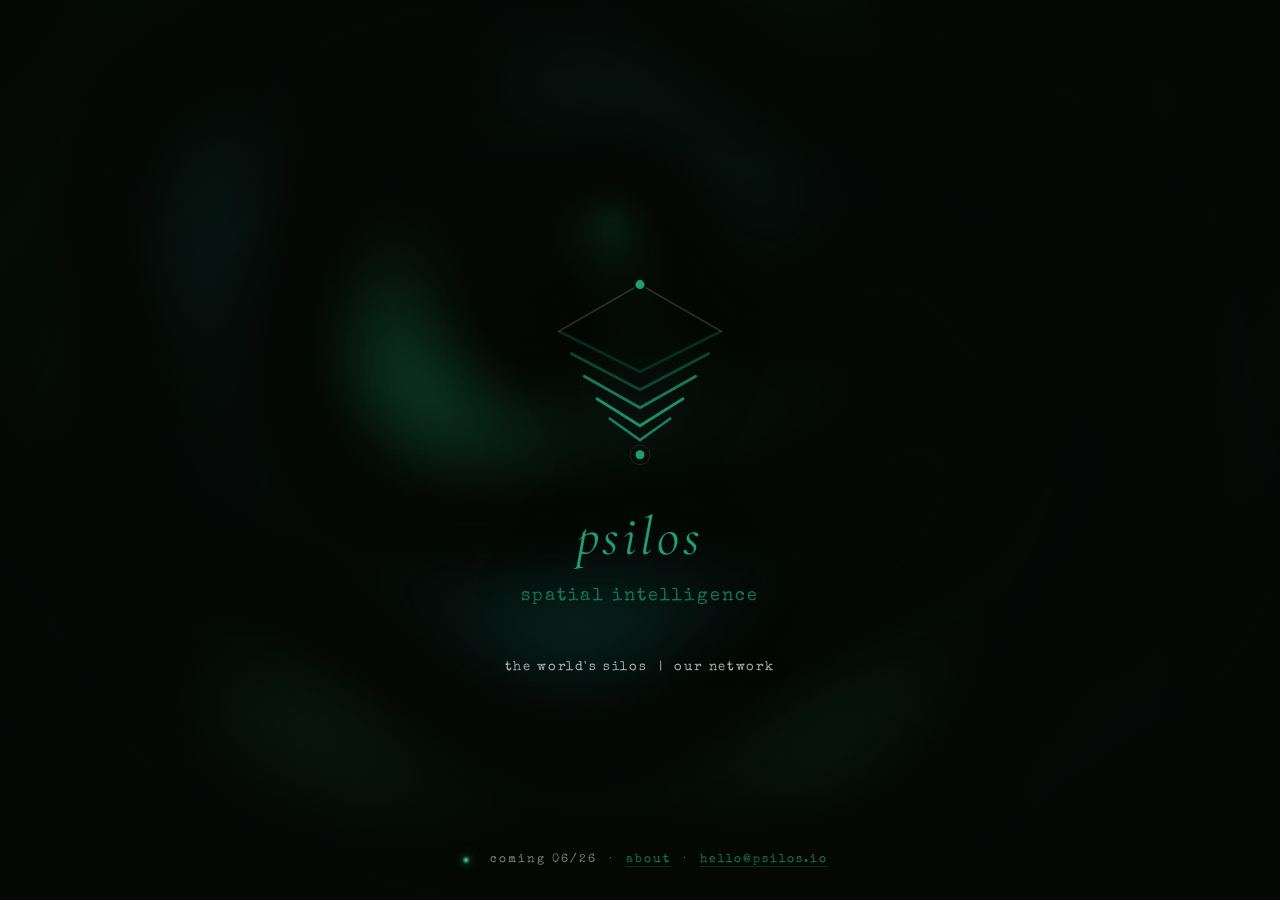
<file: index.html>
<!DOCTYPE html>
<html lang="en">
<head>
<meta charset="UTF-8">
<meta name="viewport" content="width=device-width, initial-scale=1.0">
<title>Psilos</title>
<meta name="description" content="the world's silos | our network">
<meta property="og:title" content="Psilos">
<meta property="og:description" content="the world's silos | our network">
<meta property="og:type" content="website">
<meta property="og:url" content="https://psilos.io">
<meta name="twitter:card" content="summary">
<meta name="twitter:title" content="Psilos">
<meta name="twitter:description" content="the world's silos | our network">
<link rel="preconnect" href="https://fonts.googleapis.com">
<link rel="preconnect" href="https://fonts.gstatic.com" crossorigin>
<link href="https://fonts.googleapis.com/css2?family=Cormorant+Garamond:ital,wght@0,400;0,500;1,400;1,500&family=Special+Elite&display=swap" rel="stylesheet">
<style>
  :root {
    --bg: #050805;
    --fg: #E8EFE9;
    --muted: #6B7A6F;
    --accent: #1D9E75;
    --accent-deep: #1D9E75;
  }
  * { margin: 0; padding: 0; box-sizing: border-box; }
  html, body {
    width: 100%;
    height: 100%;
    background: var(--bg);
    color: var(--fg);
    font-family: 'Special Elite', 'Courier New', monospace;
    overflow: hidden;
  }
  #cv {
    position: fixed;
    top: 0;
    left: 0;
    width: 100%;
    height: 100%;
    z-index: 1;
    display: block;
  }
  .vignette {
    position: fixed;
    inset: 0;
    z-index: 2;
    pointer-events: none;
    background: radial-gradient(ellipse at center, transparent 0%, transparent 40%, rgba(5,8,5,0.55) 90%);
  }
  .content {
    position: relative;
    z-index: 3;
    display: flex;
    flex-direction: column;
    align-items: center;
    justify-content: center;
    width: 100%;
    height: 100vh;
    height: 100dvh;
    padding: 2rem;
    text-align: center;
    pointer-events: none;
  }
  .logo {
    width: clamp(280px, 38vw, 480px);
    margin-bottom: 1.5rem;
    filter: drop-shadow(0 0 32px rgba(8, 13, 10, 0.85));
  }
  .tagline {
    font-family: 'Special Elite', 'Courier New', monospace;
    font-size: clamp(0.78rem, 1.05vw, 0.95rem);
    letter-spacing: 0.12em;
    color: rgba(205, 215, 210, 0.82);
    text-shadow: 0 0 20px rgba(5,8,5,0.9);
    margin-top: 0.4rem;
  }
  .footer {
    position: fixed;
    bottom: 1.6rem;
    left: 0;
    right: 0;
    text-align: center;
    font-family: 'Special Elite', 'Courier New', monospace;
    font-size: 0.78rem;
    letter-spacing: 0.16em;
    color: rgba(205, 215, 210, 0.6);
    z-index: 4;
  }
  .footer a {
    color: rgba(29,158,117,0.78);
    text-decoration: none;
    border-bottom: 1px solid rgba(29,158,117,0.25);
    transition: border-color 0.2s, color 0.2s;
    pointer-events: auto;
  }
  .footer a:hover {
    color: var(--accent);
    border-color: var(--accent);
  }
  .pulse {
    position: relative;
    display: inline-block;
    width: 28px;
    height: 28px;
    margin-right: 0.6rem;
    vertical-align: middle;
    isolation: isolate;
  }
  .pulse .dot,
  .pulse .ring {
    position: absolute;
    top: 50%;
    left: 50%;
    border-radius: 50%;
    pointer-events: none;
    will-change: transform, opacity;
    mix-blend-mode: screen;
  }
  .pulse .dot {
    width: 7px;
    height: 7px;
    background: radial-gradient(circle, rgba(220,255,235,0.95) 0%, rgba(29,158,117,0.85) 35%, rgba(29,158,117,0.4) 70%, rgba(29,158,117,0) 100%);
    filter: blur(0.6px);
    box-shadow:
      0 0 8px rgba(29,158,117,0.55),
      0 0 18px rgba(29,158,117,0.3),
      0 0 32px rgba(29,158,117,0.18);
    transform: translate(-50%, -50%);
    animation: dotBreathe 5s ease-in-out infinite;
  }
  .pulse .ring {
    width: 9px;
    height: 9px;
    background: radial-gradient(circle, rgba(29,158,117,0) 28%, rgba(29,158,117,0.42) 58%, rgba(29,158,117,0.12) 82%, rgba(29,158,117,0) 100%);
    filter: blur(2.2px);
    transform: translate(-50%, -50%) scale(0.4);
    opacity: 0;
    animation: ringExpand 8s cubic-bezier(0.22, 1, 0.36, 1) infinite;
  }
  .pulse .ring.r2 { animation-delay: 3s; }
  .pulse .ring.r3 { animation-delay: 5s; }
  @keyframes dotBreathe {
    0%, 100% {
      transform: translate(-50%, -50%) scale(1);
      opacity: 0.78;
    }
    50% {
      transform: translate(-50%, -50%) scale(1.18);
      opacity: 1;
    }
  }
  @keyframes ringExpand {
    0% {
      transform: translate(-50%, -50%) scale(0.4);
      opacity: 0;
    }
    18% {
      opacity: 0.65;
    }
    100% {
      transform: translate(-50%, -50%) scale(4.2);
      opacity: 0;
    }
  }
  @media (prefers-reduced-motion: reduce) {
    .pulse .dot { animation-duration: 13s; }
    .pulse .ring { animation-duration: 21s; }
    .pulse .ring.r2 { animation-delay: 8s; }
    .pulse .ring.r3 { animation-delay: 13s; }
  }
</style>
</head>
<body>
<canvas id="cv"></canvas>
<div class="vignette"></div>
<div class="content">
  <svg class="logo" viewBox="0 0 680 572" xmlns="http://www.w3.org/2000/svg">
    <g transform="translate(340,232)">
      <line x1="-115" y1="-83" x2="0" y2="-149" stroke="#ffffff" stroke-width="2.5" stroke-linecap="round" opacity="0.15"/>
      <line x1="115" y1="-83" x2="0" y2="-149" stroke="#ffffff" stroke-width="2.5" stroke-linecap="round" opacity="0.15"/>
      <path d="M-115,-83 L0,-25.5 L115,-83" fill="none" stroke="#085041" stroke-width="4.1" stroke-linecap="round" stroke-linejoin="round" opacity="0.5"/>
      <path d="M-97,-51 L0,0 L97,-51" fill="none" stroke="#0F6E56" stroke-width="4.1" stroke-linecap="round" stroke-linejoin="round" opacity="0.6"/>
      <path d="M-79,-19 L0,25.5 L79,-19" fill="none" stroke="#1D9E75" stroke-width="4.1" stroke-linecap="round" stroke-linejoin="round" opacity="0.75"/>
      <path d="M-61,12.75 L0,51 L61,12.75" fill="none" stroke="#1D9E75" stroke-width="4.1" stroke-linecap="round" stroke-linejoin="round" opacity="0.9"/>
      <path d="M-43,40.8 L0,71.4 L43,40.8" fill="none" stroke="#1D9E75" stroke-width="3.6" stroke-linecap="round" stroke-linejoin="round" opacity="0.8"/>
      <circle cx="0" cy="92" r="6.4" fill="#1D9E75"/>
      <circle cx="0" cy="92" r="14" fill="none" stroke="#ffffff" stroke-width="1" opacity="0.15"/>
      <circle cx="0" cy="-149" r="9" fill="#080D0A"/>
      <circle cx="0" cy="-149" r="6.4" fill="#1D9E75"/>
    </g>
    <text x="340" y="465" text-anchor="middle" font-family="'Cormorant Garamond',Georgia,serif" font-size="78" font-weight="400" font-style="italic" letter-spacing="5" fill="#1D9E75">psilos</text>
    <text x="340" y="530" text-anchor="middle" font-family="'Special Elite','Courier New',monospace" font-size="26" letter-spacing="3" fill="#1D9E75" opacity="0.7">spatial intelligence</text>
  </svg>
  <p class="tagline">the world's silos &nbsp;|&nbsp; our network</p>
</div>
<div class="footer"><span class="pulse"><span class="ring r1"></span><span class="ring r2"></span><span class="ring r3"></span><span class="dot"></span></span>coming 06/26 &nbsp;&middot;&nbsp; <a href="/about.html">about</a> &nbsp;&middot;&nbsp; <a href="mailto:hello@psilos.io">hello@psilos.io</a></div>
<script>
(function () {
  const cv = document.getElementById('cv');
  const ctx = cv.getContext('2d', { alpha: true });
  const TAU = Math.PI * 2;

  // Internal render resolution — scaled up by CSS to viewport size.
  // Keeping this lower preserves perf; the EMF field is smooth so up-scaling looks fine.
  const isMobile = window.matchMedia('(max-width: 768px)').matches;
  const RW = isMobile ? 320 : 540;
  let RH = 360;
  let W = window.innerWidth, H = window.innerHeight;

  let mx = W * 0.5, my = H * 0.4;     // mouse target (window px)
  let smx = mx, smy = my;              // smoothed source position
  let lastInput = 0;
  let driftPh = Math.random() * TAU;
  let t = 0;

  const reducedMotion = window.matchMedia('(prefers-reduced-motion: reduce)').matches;

  function resize() {
    W = window.innerWidth;
    H = window.innerHeight;
    RH = Math.max(180, Math.round(RW * (H / W)));
    cv.width = RW;
    cv.height = RH;
    cv.style.width = W + 'px';
    cv.style.height = H + 'px';
  }
  window.addEventListener('resize', resize);
  resize();

  function drawEMF(nx, ny, intensity) {
    ctx.clearRect(0, 0, RW, RH);
    if (intensity < 0.02) return;

    const srcX = RW / 2 + nx * (RW * 0.45);
    const srcY = RH / 2 + ny * (RH * 0.45);
    const speed = 0.4, bf = 0.038;

    const sources = [
      { x: srcX,           y: srcY,           f: bf,        ph: 0,         amp: 1.00, dc: 0.04  },
      { x: RW * 0.5 + nx*60, y: RH * 0.22 - ny*30, f: bf*1.37, ph: TAU/3,   amp: 0.62, dc: 0.04  },
      { x: RW * 0.5 + nx*40, y: RH * 0.78 + ny*25, f: bf*0.71, ph: TAU*2/3, amp: 0.50, dc: 0.04  },
      { x: -srcX,          y: srcY,           f: bf*0.96,  ph: TAU*0.11, amp: 0.28, dc: 0.016 },
      { x: 2*RW - srcX,    y: srcY,           f: bf*0.96,  ph: TAU*0.11, amp: 0.28, dc: 0.016 },
      { x: srcX,           y: -srcY,          f: bf*1.05,  ph: TAU*0.17, amp: 0.24, dc: 0.016 },
      { x: srcX,           y: 2*RH - srcY,    f: bf*1.05,  ph: TAU*0.17, amp: 0.24, dc: 0.016 }
    ];

    const idata = ctx.createImageData(RW, RH);
    const d = idata.data;
    const stride = RW * 4;

    for (let py = 0; py < RH; py += 2) {
      for (let px = 0; px < RW; px += 2) {
        let field = 0;
        for (let s = 0; s < 7; s++) {
          const src = sources[s];
          const dx = px - src.x;
          const dy = py - src.y;
          const r = Math.sqrt(dx * dx + dy * dy) + 0.001;
          field += Math.sin(r * src.f - t * speed + src.ph) / Math.sqrt(r * src.dc + 1) * src.amp;
        }
        field /= 2.6;
        const a = Math.abs(field);
        const pos = field > 0;
        let rv = pos ? a * 33 * intensity : a * 7 * intensity;
        let gv = pos ? a * 190 * intensity : a * 72 * intensity;
        let bv = pos ? a * 130 * intensity : a * 95 * intensity;
        const bright = Math.pow(a, 1.3) * 240 * intensity;
        rv = Math.min(255, rv + bright * 0.18);
        gv = Math.min(255, gv + bright * 0.82);
        bv = Math.min(255, bv + bright * 0.6);
        const aa = Math.min(255, a * 200 * intensity);
        const idx = (py * RW + px) * 4;
        const i0 = idx, i1 = idx + 4, i2 = idx + stride, i3 = idx + stride + 4;
        if (i3 + 3 < d.length) {
          d[i0] = rv; d[i0+1] = gv; d[i0+2] = bv; d[i0+3] = aa;
          d[i1] = rv; d[i1+1] = gv; d[i1+2] = bv; d[i1+3] = aa;
          d[i2] = rv; d[i2+1] = gv; d[i2+2] = bv; d[i2+3] = aa;
          d[i3] = rv; d[i3+1] = gv; d[i3+2] = bv; d[i3+3] = aa;
        }
      }
    }
    ctx.putImageData(idata, 0, 0);
  }

  let running = true;
  document.addEventListener('visibilitychange', () => {
    running = !document.hidden;
    if (running) loop();
  });

  function loop() {
    if (!running) return;
    const now = performance.now();
    const idle = now - lastInput > 1500;

    let targetX, targetY;
    if (idle) {
      driftPh += reducedMotion ? 0.001 : 0.0035;
      targetX = W * 0.5 + Math.sin(driftPh * 1.4) * W * 0.32;
      targetY = H * 0.5 + Math.cos(driftPh) * H * 0.28;
    } else {
      targetX = mx;
      targetY = my;
    }

    const ease = reducedMotion ? 0.02 : 0.05;
    smx += (targetX - smx) * ease;
    smy += (targetY - smy) * ease;

    // Normalize to [-1, 1] across viewport
    const nx = (smx - W / 2) / (W / 2);
    const ny = (smy - H / 2) / (H / 2);

    if (!reducedMotion) t += 0.016;
    drawEMF(nx, ny, 0.85);
    requestAnimationFrame(loop);
  }
  loop();

  window.addEventListener('mousemove', e => {
    mx = e.clientX;
    my = e.clientY;
    lastInput = performance.now();
  }, { passive: true });

  window.addEventListener('touchmove', e => {
    if (e.touches && e.touches[0]) {
      mx = e.touches[0].clientX;
      my = e.touches[0].clientY;
      lastInput = performance.now();
    }
  }, { passive: true });

  window.addEventListener('touchstart', e => {
    if (e.touches && e.touches[0]) {
      mx = e.touches[0].clientX;
      my = e.touches[0].clientY;
      lastInput = performance.now();
    }
  }, { passive: true });
})();
</script>
</body>
</html>
</file>
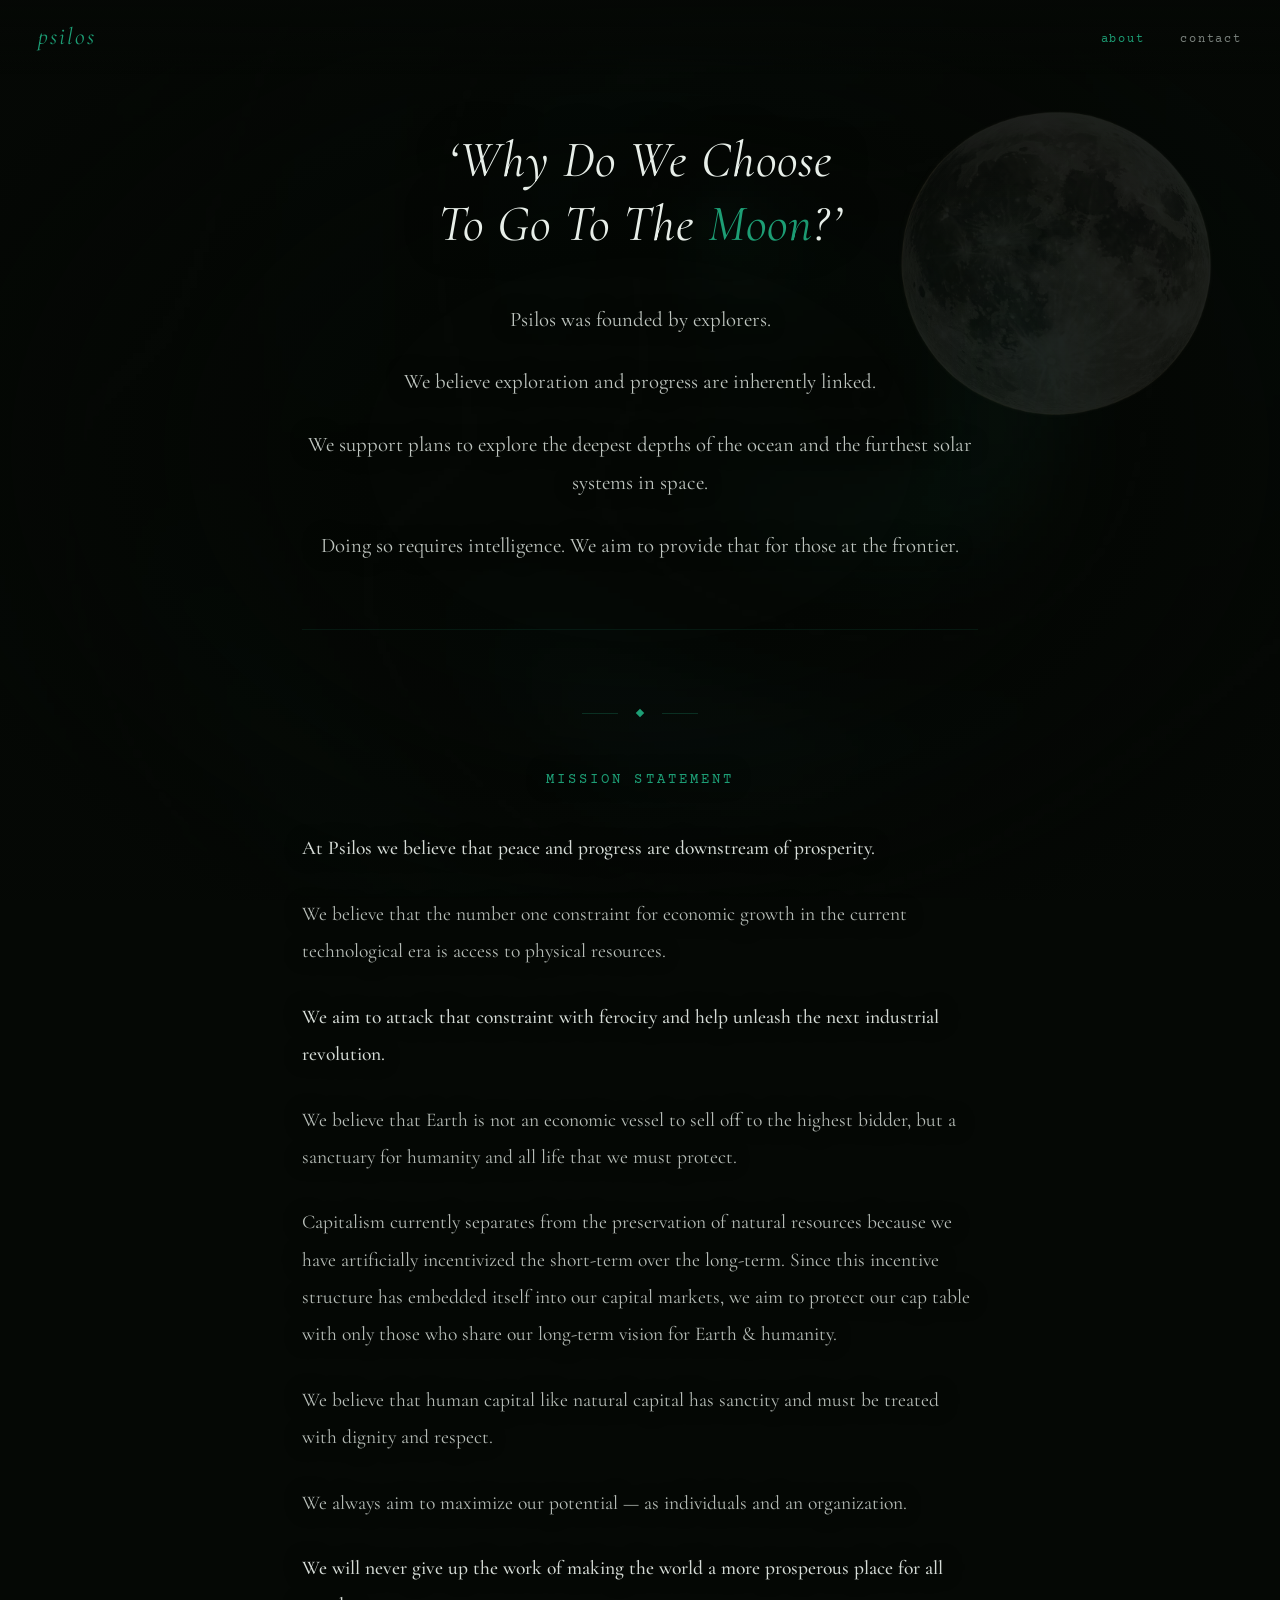
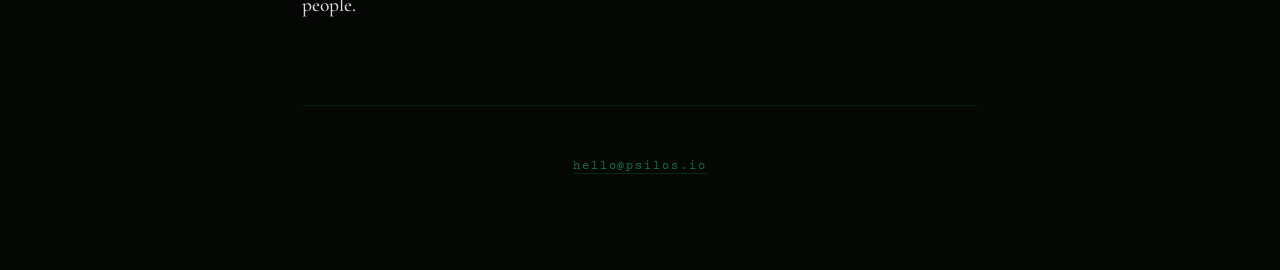
<file: about.html>
<!DOCTYPE html>
<html lang="en">
<head>
<meta charset="UTF-8">
<meta name="viewport" content="width=device-width, initial-scale=1.0">
<title>About — Psilos</title>
<meta name="description" content="Psilos was founded by explorers. We aim to unleash the next industrial revolution.">
<meta property="og:title" content="About — Psilos">
<meta property="og:description" content="Psilos was founded by explorers. We aim to unleash the next industrial revolution.">
<meta property="og:type" content="website">
<meta property="og:url" content="https://psilos.io/about">
<link rel="preconnect" href="https://fonts.googleapis.com">
<link rel="preconnect" href="https://fonts.gstatic.com" crossorigin>
<link href="https://fonts.googleapis.com/css2?family=Cormorant+Garamond:ital,wght@0,400;0,500;0,600;1,400;1,500&family=Courier+Prime:wght@400;700&display=swap" rel="stylesheet">
<style>
  :root {
    --bg: #050805;
    --fg: #E8EFE9;
    --muted: #6B7A6F;
    --accent: #1D9E75;
    --accent-deep: #1D9E75;
  }
  * { margin: 0; padding: 0; box-sizing: border-box; }
  html {
    background: var(--bg);
    color: var(--fg);
    font-family: 'Cormorant Garamond', Georgia, serif;
    scroll-behavior: smooth;
    -webkit-font-smoothing: antialiased;
  }
  body {
    background: var(--bg);
    min-height: 100vh;
    overflow-x: hidden;
  }

  /* ── canvas background ── */
  #cv {
    position: fixed;
    top: 0; left: 0;
    width: 100%; height: 100%;
    z-index: 0;
    pointer-events: none;
  }
  .vignette {
    position: fixed;
    inset: 0;
    z-index: 1;
    pointer-events: none;
    background: radial-gradient(ellipse at center, transparent 0%, transparent 30%, rgba(5,8,5,0.7) 85%);
  }

  /* ── navigation ── */
  nav {
    position: fixed;
    top: 0; left: 0; right: 0;
    z-index: 100;
    display: flex;
    align-items: center;
    justify-content: space-between;
    padding: 1.4rem 2.4rem;
    background: linear-gradient(to bottom, rgba(5,8,5,0.92) 0%, rgba(5,8,5,0.6) 70%, transparent 100%);
    pointer-events: auto;
  }
  nav .wordmark {
    font-family: 'Cormorant Garamond', Georgia, serif;
    font-style: italic;
    font-size: 1.5rem;
    font-weight: 400;
    color: var(--accent-deep);
    text-decoration: none;
    letter-spacing: 2px;
    transition: color 0.3s;
  }
  nav .wordmark:hover { color: var(--accent); }
  nav .nav-links a {
    font-family: 'Courier Prime', 'Courier New', monospace;
    font-size: 0.78rem;
    letter-spacing: 0.14em;
    color: rgba(205,215,210,0.6);
    text-decoration: none;
    margin-left: 2rem;
    transition: color 0.3s;
  }
  nav .nav-links a:hover,
  nav .nav-links a.active { color: var(--accent); }

  /* ── page content ── */
  .page {
    position: relative;
    z-index: 2;
    max-width: 740px;
    margin: 0 auto;
    padding: 8rem 2rem 6rem;
  }

  /* ── hero section ── */
  .hero {
    text-align: center;
    margin-bottom: 5rem;
    padding-bottom: 4rem;
    border-bottom: 1px solid rgba(29,158,117,0.12);
  }
  .hero h1 {
    font-family: 'Cormorant Garamond', Georgia, serif;
    font-style: italic;
    font-weight: 400;
    font-size: clamp(2rem, 4.5vw, 3.2rem);
    color: var(--fg);
    letter-spacing: 1px;
    line-height: 1.25;
    margin-bottom: 2.8rem;
    text-shadow: 0 0 40px rgba(5,8,5,0.9);
  }
  .hero h1 .em {
    color: var(--accent);
  }

  .hero-body p {
    font-family: 'Cormorant Garamond', Georgia, serif;
    font-size: clamp(1.12rem, 1.8vw, 1.3rem);
    line-height: 1.85;
    color: rgba(232,239,233,0.82);
    margin-bottom: 1.5rem;
    text-shadow: 0 0 20px rgba(5,8,5,0.8);
  }
  .hero-body p:last-child { margin-bottom: 0; }

  /* ── divider ── */
  .divider {
    display: flex;
    align-items: center;
    justify-content: center;
    gap: 1.2rem;
    margin: 4rem 0 3.5rem;
  }
  .divider span {
    display: block;
    width: 36px;
    height: 1px;
    background: rgba(29,158,117,0.25);
  }
  .divider .diamond {
    width: 6px;
    height: 6px;
    background: var(--accent-deep);
    transform: rotate(45deg);
    flex-shrink: 0;
  }

  /* ── mission section ── */
  .mission h2 {
    font-family: 'Courier Prime', 'Courier New', monospace;
    font-size: clamp(0.82rem, 1.1vw, 0.95rem);
    font-weight: 400;
    letter-spacing: 0.22em;
    text-transform: uppercase;
    color: var(--accent);
    margin-bottom: 2.6rem;
    text-align: center;
    text-shadow: 0 0 20px rgba(5,8,5,0.9);
  }

  .mission-body p {
    font-family: 'Cormorant Garamond', Georgia, serif;
    font-size: clamp(1.08rem, 1.6vw, 1.22rem);
    line-height: 1.9;
    color: rgba(232,239,233,0.78);
    margin-bottom: 1.8rem;
    text-shadow: 0 0 20px rgba(5,8,5,0.8);
  }
  .mission-body p:last-child { margin-bottom: 0; }

  .mission-body p.strong-line {
    color: rgba(232,239,233,0.92);
    font-weight: 500;
  }

  /* ── footer ── */
  .page-footer {
    text-align: center;
    margin-top: 5rem;
    padding-top: 3rem;
    border-top: 1px solid rgba(29,158,117,0.12);
  }
  .page-footer a {
    font-family: 'Courier Prime', 'Courier New', monospace;
    font-size: 0.78rem;
    letter-spacing: 0.16em;
    color: rgba(29,158,117,0.65);
    text-decoration: none;
    border-bottom: 1px solid rgba(29,158,117,0.2);
    transition: color 0.3s, border-color 0.3s;
  }
  .page-footer a:hover {
    color: var(--accent);
    border-color: var(--accent);
  }

  /* ── fade-in animations ── */
  .fade-up {
    opacity: 0;
    transform: translateY(18px);
    transition: opacity 0.8s ease, transform 0.8s ease;
  }
  .fade-up.visible {
    opacity: 1;
    transform: translateY(0);
  }

  @media (prefers-reduced-motion: reduce) {
    .fade-up { opacity: 1; transform: none; transition: none; }
  }

  /* ── moon analysis stack ── */
  .moon-stack {
    position: fixed;
    top: 4.5rem;
    right: 2rem;
    width: clamp(240px, 30vw, 400px);
    aspect-ratio: 1;
    pointer-events: auto;
    cursor: crosshair;
    z-index: 50;
    /* invisible hit area so hover registers */
    background: rgba(0,0,0,0.001);
    border-radius: 50%;
  }
  .moon {
    position: absolute;
    inset: 0;
    width: 100%;
    height: 100%;
    object-fit: contain;
  }

  /* Layer 1: base photograph */
  .moon-base {
    opacity: 0.10;
    filter: drop-shadow(0 0 30px rgba(232,239,233,0.06));
  }

  /* Layer 2: topographic / false-color analysis */
  .moon-topo {
    opacity: 0;
    filter: hue-rotate(90deg) saturate(3) brightness(1.2) drop-shadow(0 0 20px rgba(29,158,117,0.3));
    mix-blend-mode: lighten;
    transition: opacity 0.6s ease;
  }
  .moon-stack:hover .moon-topo {
    opacity: 0.22;
  }

  /* Layer 3: high-contrast edge scan */
  .moon-scan {
    opacity: 0;
    filter: hue-rotate(120deg) saturate(5) contrast(2.5) brightness(0.8);
    mix-blend-mode: screen;
    transition: opacity 0.8s ease 0.15s;
  }
  .moon-stack:hover .moon-scan {
    opacity: 0.14;
  }

  /* Layer 4: grid overlay */
  .moon-grid {
    opacity: 0;
    border-radius: 50%;
    background:
      repeating-linear-gradient(0deg, transparent, transparent 19px, rgba(29,158,117,0.06) 19px, rgba(29,158,117,0.06) 20px),
      repeating-linear-gradient(90deg, transparent, transparent 19px, rgba(29,158,117,0.06) 19px, rgba(29,158,117,0.06) 20px);
    transition: opacity 1.6s ease 0.3s;
  }
  .moon-stack:hover .moon-grid {
    opacity: 0.4;
  }






  /* ── mobile tweaks ── */
  @media (max-width: 600px) {
    nav { padding: 1rem 1.4rem; }
    nav .wordmark { font-size: 1.25rem; }
    nav .nav-links a { margin-left: 1.2rem; font-size: 0.72rem; }
    .page { padding: 6.5rem 1.4rem 4rem; }
    .hero { margin-bottom: 3.5rem; padding-bottom: 3rem; }
    .divider { margin: 3rem 0 2.5rem; }
    .moon-stack { top: 0.5rem; right: 0.5rem; width: 160px; }
  }
</style>
</head>
<body>
<canvas id="cv"></canvas>
<div class="vignette"></div>
<div class="moon-stack">
  <img src="/moon.png?v=3" alt="" class="moon moon-base" loading="eager">
  <img src="/moon.png?v=3" alt="" class="moon moon-topo" loading="eager">
  <img src="/moon.png?v=3" alt="" class="moon moon-scan" loading="eager">
  <div class="moon moon-grid"></div>
</div>

<nav>
  <a href="/" class="wordmark">psilos</a>
  <div class="nav-links">
    <a href="/about.html" class="active">about</a>
    <a href="mailto:hello@psilos.io">contact</a>
  </div>
</nav>

<div class="page">

  <!-- ── Why Do We Choose To Go To The Moon? ── -->
  <section class="hero">
    <h1 class="fade-up">&lsquo;Why Do We Choose<br>To Go To The <span class="em">Moon</span>?&rsquo;</h1>
    <div class="hero-body">
      <p class="fade-up">Psilos was founded by explorers.</p>
      <p class="fade-up">We believe exploration and progress are inherently linked.</p>
      <p class="fade-up">We support plans to explore the deepest depths of the ocean and the furthest solar systems in space.</p>
      <p class="fade-up">Doing so requires intelligence. We aim to provide that for those at the frontier.</p>
    </div>
  </section>

  <!-- ── Mission Statement ── -->
  <section class="mission">
    <div class="divider fade-up"><span></span><div class="diamond"></div><span></span></div>
    <h2 class="fade-up">Mission Statement</h2>
    <div class="mission-body">
      <p class="fade-up strong-line">At Psilos we believe that peace and progress are downstream of prosperity.</p>
      <p class="fade-up">We believe that the number one constraint for economic growth in the current technological era is access to physical resources.</p>
      <p class="fade-up strong-line">We aim to attack that constraint with ferocity and help unleash the next industrial revolution.</p>
      <p class="fade-up">We believe that Earth is not an economic vessel to sell off to the highest bidder, but a sanctuary for humanity and all life that we must protect.</p>
      <p class="fade-up">Capitalism currently separates from the preservation of natural resources because we have artificially incentivized the short-term over the long-term. Since this incentive structure has embedded itself into our capital markets, we aim to protect our cap table with only those who share our long-term vision for Earth &amp; humanity.</p>
      <p class="fade-up">We believe that human capital like natural capital has sanctity and must be treated with dignity and respect.</p>
      <p class="fade-up">We always aim to maximize our potential — as individuals and an organization.</p>
      <p class="fade-up strong-line">We will never give up the work of making the world a more prosperous place for all people.</p>
    </div>
  </section>

  <div class="page-footer fade-up">
    <a href="mailto:hello@psilos.io">hello@psilos.io</a>
  </div>

</div>

<script>
// ── Subtle EMF background (dimmed for readability) ──
(function () {
  const cv = document.getElementById('cv');
  const ctx = cv.getContext('2d', { alpha: true });
  const TAU = Math.PI * 2;
  const isMobile = window.matchMedia('(max-width: 768px)').matches;
  const RW = isMobile ? 240 : 420;
  let RH = 280;
  let W = window.innerWidth, H = window.innerHeight;
  let driftPh = Math.random() * TAU;
  let t = 0;
  const reducedMotion = window.matchMedia('(prefers-reduced-motion: reduce)').matches;

  function resize() {
    W = window.innerWidth;
    H = window.innerHeight;
    RH = Math.max(140, Math.round(RW * (H / W)));
    cv.width = RW;
    cv.height = RH;
    cv.style.width = W + 'px';
    cv.style.height = H + 'px';
  }
  window.addEventListener('resize', resize);
  resize();

  function drawEMF(nx, ny, intensity) {
    ctx.clearRect(0, 0, RW, RH);
    if (intensity < 0.02) return;
    const srcX = RW / 2 + nx * (RW * 0.45);
    const srcY = RH / 2 + ny * (RH * 0.45);
    const bf = 0.038;
    const sources = [
      { x: srcX, y: srcY, f: bf, ph: 0, amp: 1.0, dc: 0.04 },
      { x: RW*0.5+nx*60, y: RH*0.22-ny*30, f: bf*1.37, ph: TAU/3, amp: 0.62, dc: 0.04 },
      { x: RW*0.5+nx*40, y: RH*0.78+ny*25, f: bf*0.71, ph: TAU*2/3, amp: 0.50, dc: 0.04 }
    ];
    const idata = ctx.createImageData(RW, RH);
    const d = idata.data;
    const stride = RW * 4;
    for (let py = 0; py < RH; py += 2) {
      for (let px = 0; px < RW; px += 2) {
        let field = 0;
        for (let s = 0; s < 3; s++) {
          const src = sources[s];
          const dx = px - src.x, dy = py - src.y;
          const r = Math.sqrt(dx*dx+dy*dy)+0.001;
          field += Math.sin(r*src.f-t*0.3+src.ph)/Math.sqrt(r*src.dc+1)*src.amp;
        }
        field /= 2.6;
        const a = Math.abs(field);
        const pos = field > 0;
        let rv = pos ? a*33*intensity : a*7*intensity;
        let gv = pos ? a*190*intensity : a*72*intensity;
        let bv = pos ? a*130*intensity : a*95*intensity;
        const bright = Math.pow(a,1.3)*240*intensity;
        rv = Math.min(255, rv+bright*0.18);
        gv = Math.min(255, gv+bright*0.82);
        bv = Math.min(255, bv+bright*0.6);
        const aa = Math.min(255, a*200*intensity);
        const idx = (py*RW+px)*4;
        const i0=idx, i1=idx+4, i2=idx+stride, i3=idx+stride+4;
        if (i3+3 < d.length) {
          d[i0]=rv;d[i0+1]=gv;d[i0+2]=bv;d[i0+3]=aa;
          d[i1]=rv;d[i1+1]=gv;d[i1+2]=bv;d[i1+3]=aa;
          d[i2]=rv;d[i2+1]=gv;d[i2+2]=bv;d[i2+3]=aa;
          d[i3]=rv;d[i3+1]=gv;d[i3+2]=bv;d[i3+3]=aa;
        }
      }
    }
    ctx.putImageData(idata, 0, 0);
  }

  let running = true;
  document.addEventListener('visibilitychange', () => { running = !document.hidden; if (running) loop(); });

  function loop() {
    if (!running) return;
    driftPh += reducedMotion ? 0.001 : 0.003;
    const nx = Math.sin(driftPh * 1.1) * 0.6;
    const ny = Math.cos(driftPh * 0.7) * 0.5;
    if (!reducedMotion) t += 0.016;
    drawEMF(nx, ny, 0.45);
    requestAnimationFrame(loop);
  }
  loop();
})();

// ── Scroll fade-in ──
(function () {
  const els = document.querySelectorAll('.fade-up');
  if (window.matchMedia('(prefers-reduced-motion: reduce)').matches) {
    els.forEach(el => el.classList.add('visible'));
    return;
  }
  const obs = new IntersectionObserver((entries) => {
    entries.forEach((e, i) => {
      if (e.isIntersecting) {
        setTimeout(() => e.target.classList.add('visible'), i * 80);
        obs.unobserve(e.target);
      }
    });
  }, { threshold: 0.15 });
  els.forEach(el => obs.observe(el));
})();
</script>
</body>
</html>
</file>
